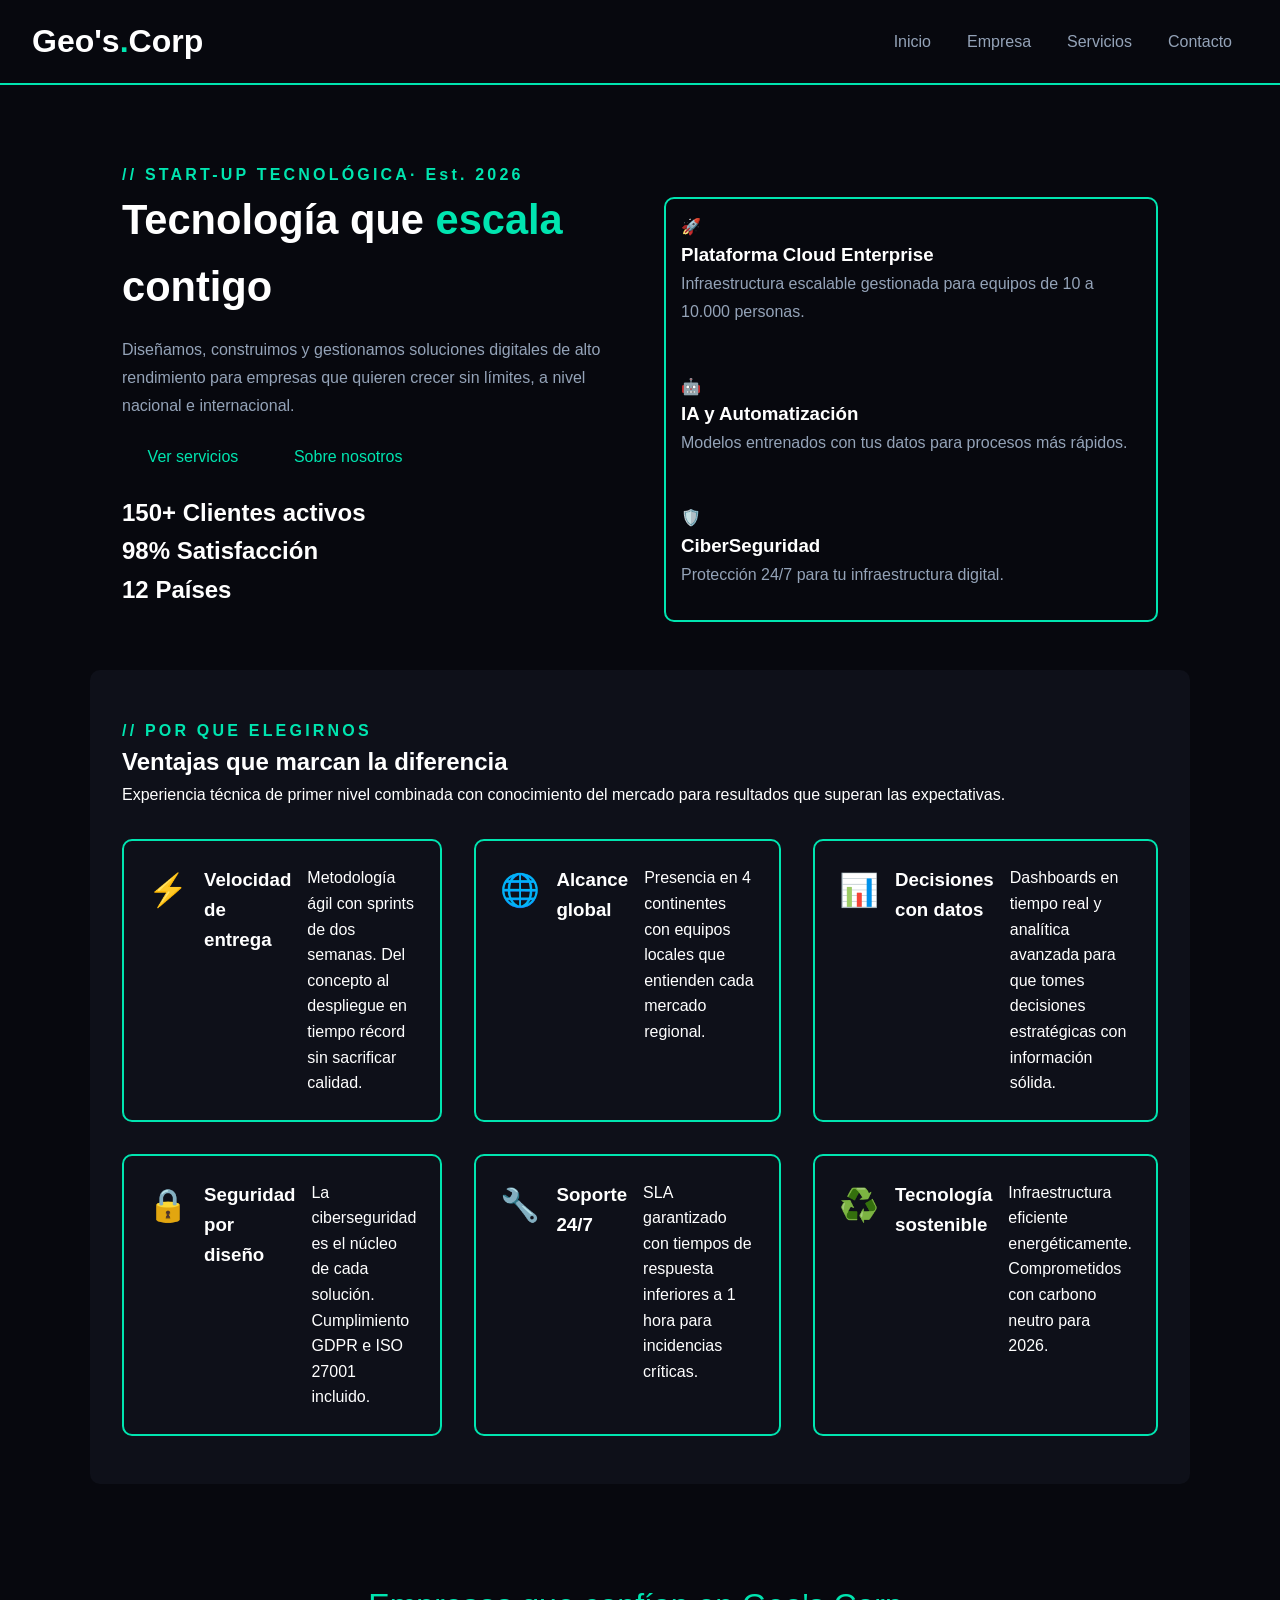
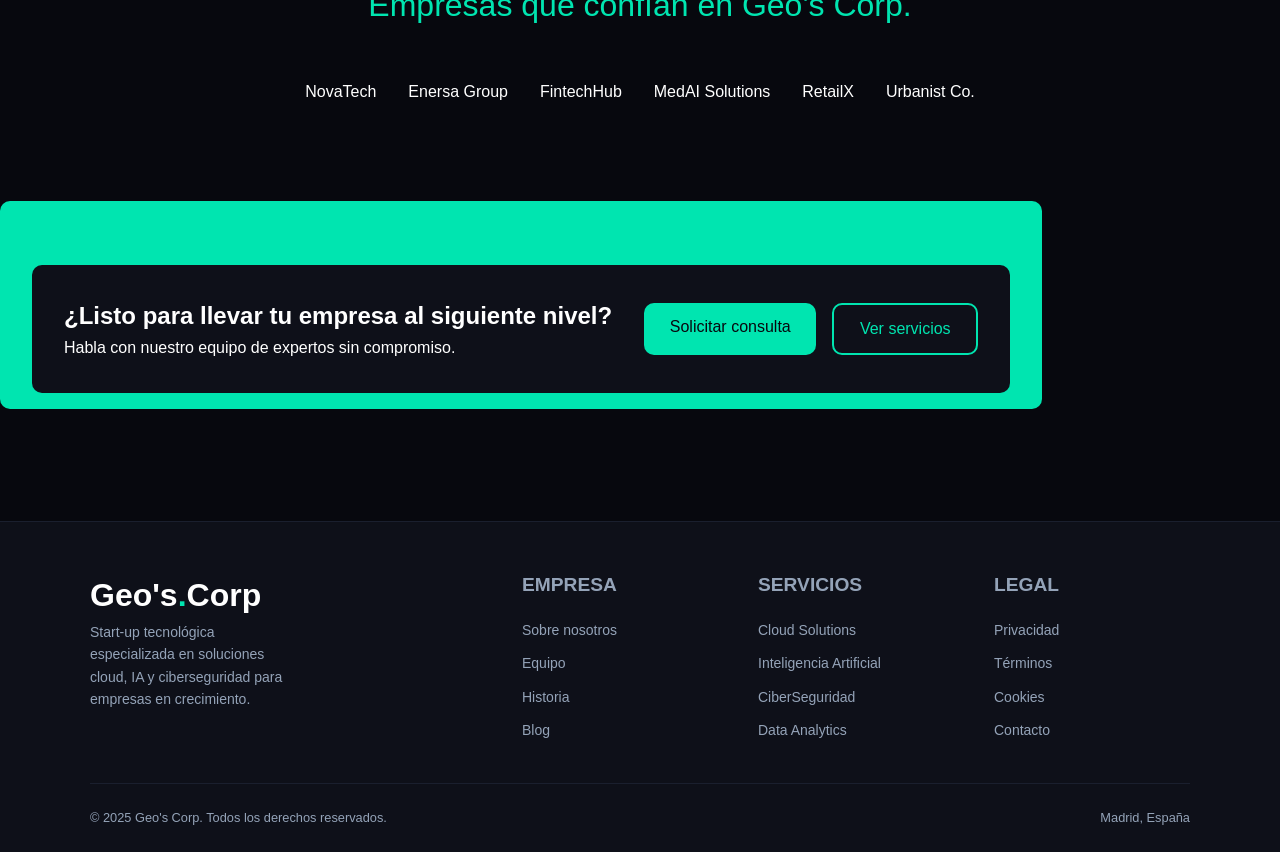
<file: index.html>
<!DOCTYPE html>
<html lang="es">
<head>
    <meta charset="UTF-8">
    <meta name="viewport" content="width=device-width, initial-scale=1.0">
    <title>Geo's Corp — Inicio</title>
    <link rel="stylesheet" href="styles.css">

<!-- Header.-->
    <header>
        <nav>
            <a href="index.html" class="logo">Geo's<span class="cyan">.</span>Corp</a>
            <ul>
                <li><a href="index.html" class="activo">Inicio</a></li>
                <li><a href="routes/empresa.html">Empresa</a></li>
                <li><a href="routes/servicios.html">Servicios</a></li>
                <li><a href="routes/contacto.html">Contacto</a></li>
            </ul>
        </nav>
    </header>

<!-- Main inicio.-->
    <main>
        <section class="inicio">
            <div>
                <span class="etiqueta">// START-UP TECNOLÓGICA· Est. 2026</span>
                <h1>Tecnología que <span class="cyan">escala</span> contigo</h1>
                <p>
                    Diseñamos, construimos y gestionamos soluciones digitales de alto rendimiento
                    para empresas que quieren crecer sin límites, a nivel nacional e internacional.
                </p>

                <div class="inicio-acciones">
                    <a href="routes/servicios.html" class="btn btn-cyan">Ver servicios</a>
                    <a href="routes/empresa.html" class="btn btn-borde">Sobre nosotros</a>
                </div>

                <div class="inicio-stats">
                    <div>
                        <span class="inicio-stats-p">150+  <span>Clientes activos</span></span>
                    </div>
                    <div>
                        <span class="inicio-stats-p">98%  <span>Satisfacción</span></span>
                    </div>
                    <div>
                        <span class="inicio-stats-p">12 <span>Países</span></span>
                    </div>
                </div>
            </div>

<!-- Columna derecha grid.-->
            <div class="inicio-tarjetas">
                <div class="inicio-tarjeta-grande">
                    <div class="inicio-tarjeta-icono">🚀</div>
                    <div>
                        <h3>Plataforma Cloud Enterprise</h3>
                        <p>Infraestructura escalable gestionada para equipos de 10 a 10.000 personas.</p>
                    </div>
                </div>
                <div class="inicio-tarjeta">
                    <div class="inicio-tarjeta-icono">🤖</div>
                    <h3>IA y Automatización</h3>
                    <p>Modelos entrenados con tus datos para procesos más rápidos.</p>
                </div>
                <div class="inicio-tarjeta">
                    <div class="inicio-tarjeta-icono">🛡️</div>
                    <h3>CiberSeguridad</h3>
                    <p>Protección 24/7 para tu infraestructura digital.</p>
                </div>
            </div>
        </section>

<!-- Ventajas -->
        <section class="ventajas-section">
            <span class="etiqueta">// POR QUE ELEGIRNOS</span>
            <h2>Ventajas que marcan la diferencia</h2>
            <p>Experiencia técnica de primer nivel combinada con conocimiento del mercado para resultados que superan las expectativas.</p>

            <div class="ventajas-grid">

                <div class="ventaja-carta">
                    <div class="ventaja-icono">⚡</div>
                    <h3>Velocidad de entrega</h3>
                    <p>Metodología ágil con sprints de dos semanas. Del concepto al despliegue en tiempo récord sin sacrificar calidad.</p>
                </div>

                <div class="ventaja-carta">
                    <div class="ventaja-icono">🌐</div>
                    <h3>Alcance global</h3>
                    <p>Presencia en 4 continentes con equipos locales que entienden cada mercado regional.</p>
                </div>

                <div class="ventaja-carta">
                    <div class="ventaja-icono">📊</div>
                    <h3>Decisiones con datos</h3>
                    <p>Dashboards en tiempo real y analítica avanzada para que tomes decisiones estratégicas con información sólida.</p>
                </div>

                <div class="ventaja-carta">
                    <div class="ventaja-icono">🔒</div>
                    <h3>Seguridad por diseño</h3>
                    <p>La ciberseguridad es el núcleo de cada solución. Cumplimiento GDPR e ISO 27001 incluido.</p>
                </div>

                <div class="ventaja-carta">
                    <div class="ventaja-icono">🔧</div>
                    <h3>Soporte 24/7</h3>
                    <p>SLA garantizado con tiempos de respuesta inferiores a 1 hora para incidencias críticas.</p>
                </div>

                <div class="ventaja-carta">
                    <div class="ventaja-icono">♻️</div>
                    <h3>Tecnología sostenible</h3>
                    <p>Infraestructura eficiente energéticamente. Comprometidos con carbono neutro para 2026.</p>
                </div>

            </div>
        </section>

<!-- Clientes.-->
        <section class="clientes-section">
            <p class="clientes-section-p">Empresas que confían en Geo's Corp.</p>
            <div class="clientes-flex">
                <span class="cliente">NovaTech</span>
                <span class="cliente">Enersa Group</span>
                <span class="cliente">FintechHub</span>
                <span class="cliente">MedAI Solutions</span>
                <span class="cliente">RetailX</span>
                <span class="cliente">Urbanist Co.</span>
            </div>
        </section>

<!-- Banner.-->
        <div class="fondo">
            <div class="fondo-banner">
                <div>
                    <h2>¿Listo para llevar tu empresa al siguiente nivel?</h2>
                    <p>Habla con nuestro equipo de expertos sin compromiso.</p>
                </div>
                <div class="banner-acciones">
                    <a href="routes/contacto.html" class="btn btn-consulta">Solicitar consulta</a>
                    <a href="routes/servicios.html" class="btn btn-servicios">Ver servicios</a>
                </div>
            </div>
        </div>

    </main>

<!-- Footer.-->
    <footer>
        <div class="footer-grid">
            <div class="footer-marca">
                <span class="logo">Geo's<span class="cyan">.</span>Corp</span>
                <p>Start-up tecnológica especializada en soluciones cloud, IA y ciberseguridad para empresas en crecimiento.</p>
            </div>
            <div class="footer-1">
                <h4>EMPRESA</h4>
                <ul>
                    <li><a href="routes/empresa.html">Sobre nosotros</a></li>
                    <li><a href="routes/empresa.html">Equipo</a></li>
                    <li><a href="routes/empresa.html">Historia</a></li>
                    <li><a href="">Blog</a></li>
                </ul>
            </div>
            <div class="footer-1">
                <h4>SERVICIOS</h4>
                <ul>
                    <li><a href="routes/servicios.html">Cloud Solutions</a></li>
                    <li><a href="routes/servicios.html">Inteligencia Artificial</a></li>
                    <li><a href="routes/servicios.html">CiberSeguridad</a></li>
                    <li><a href="routes/servicios.html">Data Analytics</a></li>
                </ul>
            </div>
            <div class="footer-1">
                <h4>LEGAL</h4>
                <ul>
                    <li><a href="">Privacidad</a></li>
                    <li><a href="">Términos</a></li>
                    <li><a href="">Cookies</a></li>
                    <li><a href="routes/contacto.html">Contacto</a></li>
                </ul>
            </div>
        </div>
        <div class="footer-copyright">
            <span>&copy; 2025 Geo's Corp. Todos los derechos reservados.</span>
            <span>Madrid, España</span>
        </div>
    </footer>

</body>
</html>
</file>
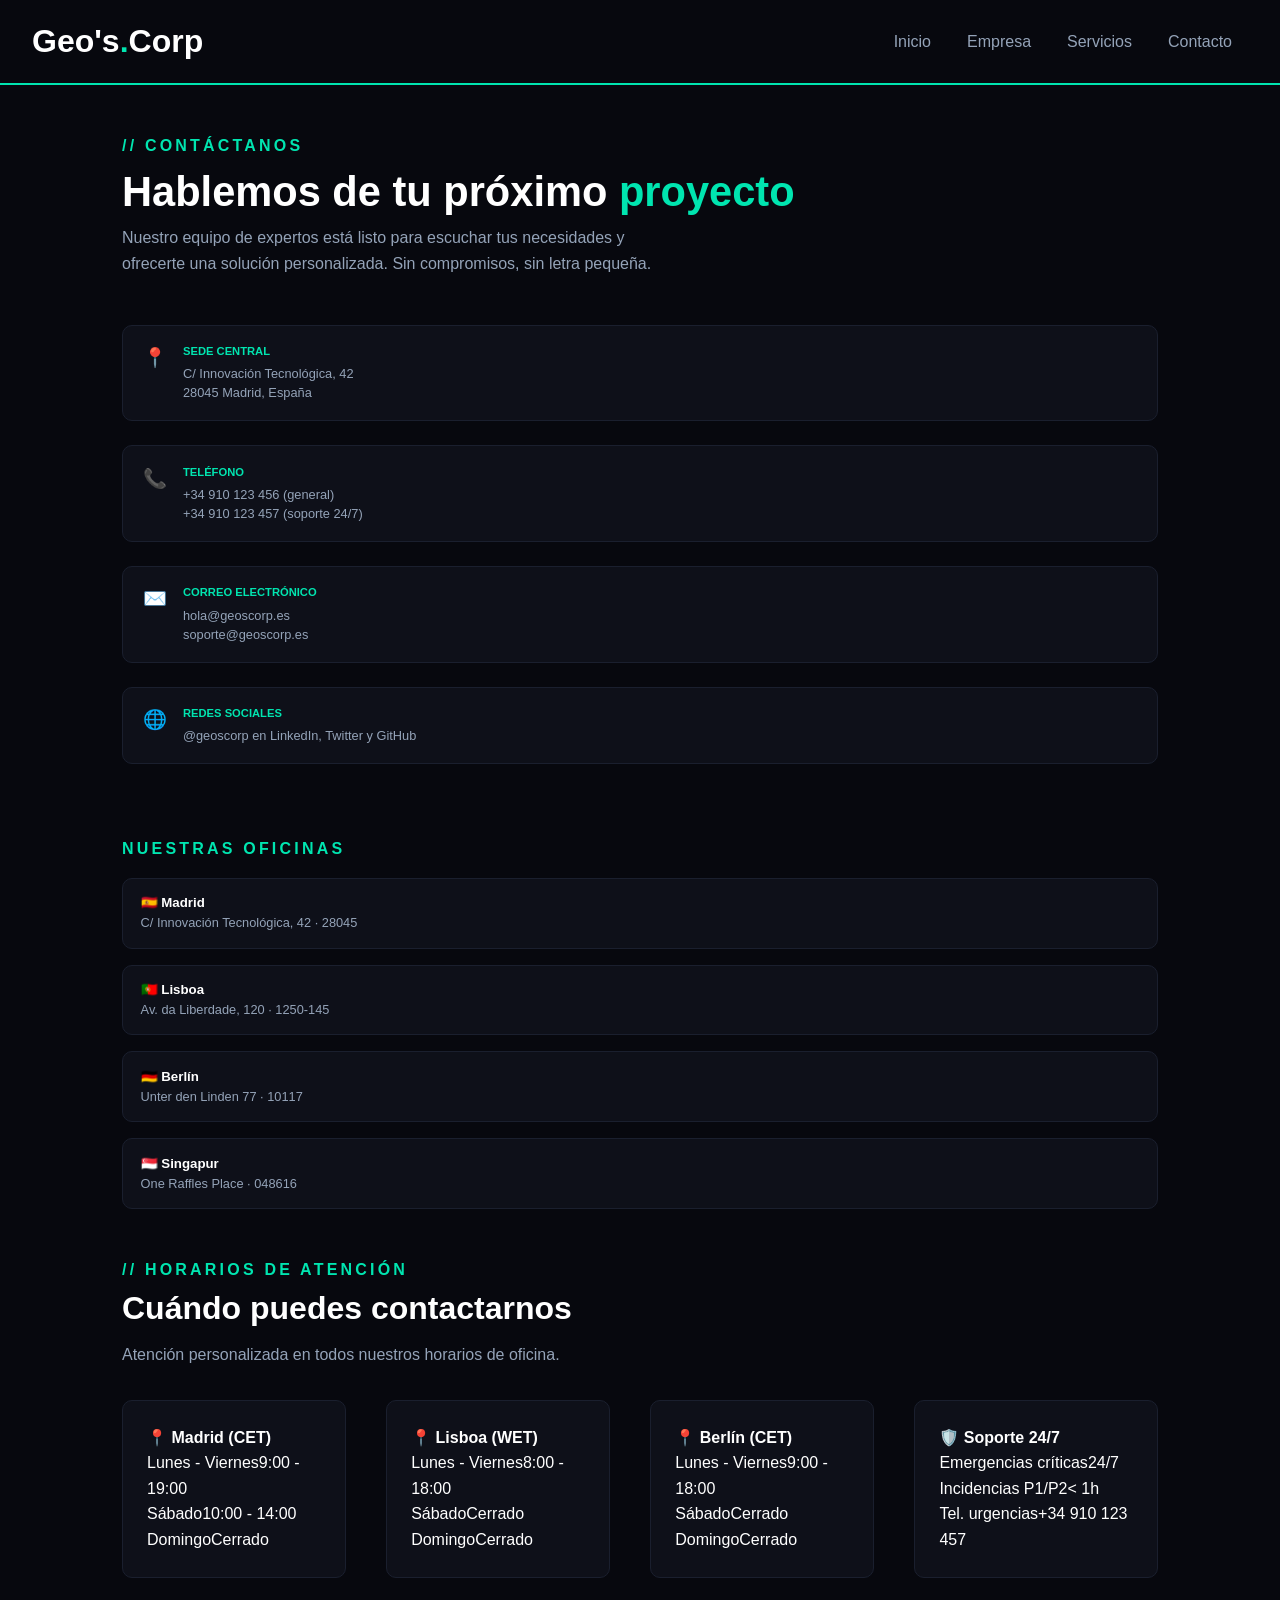
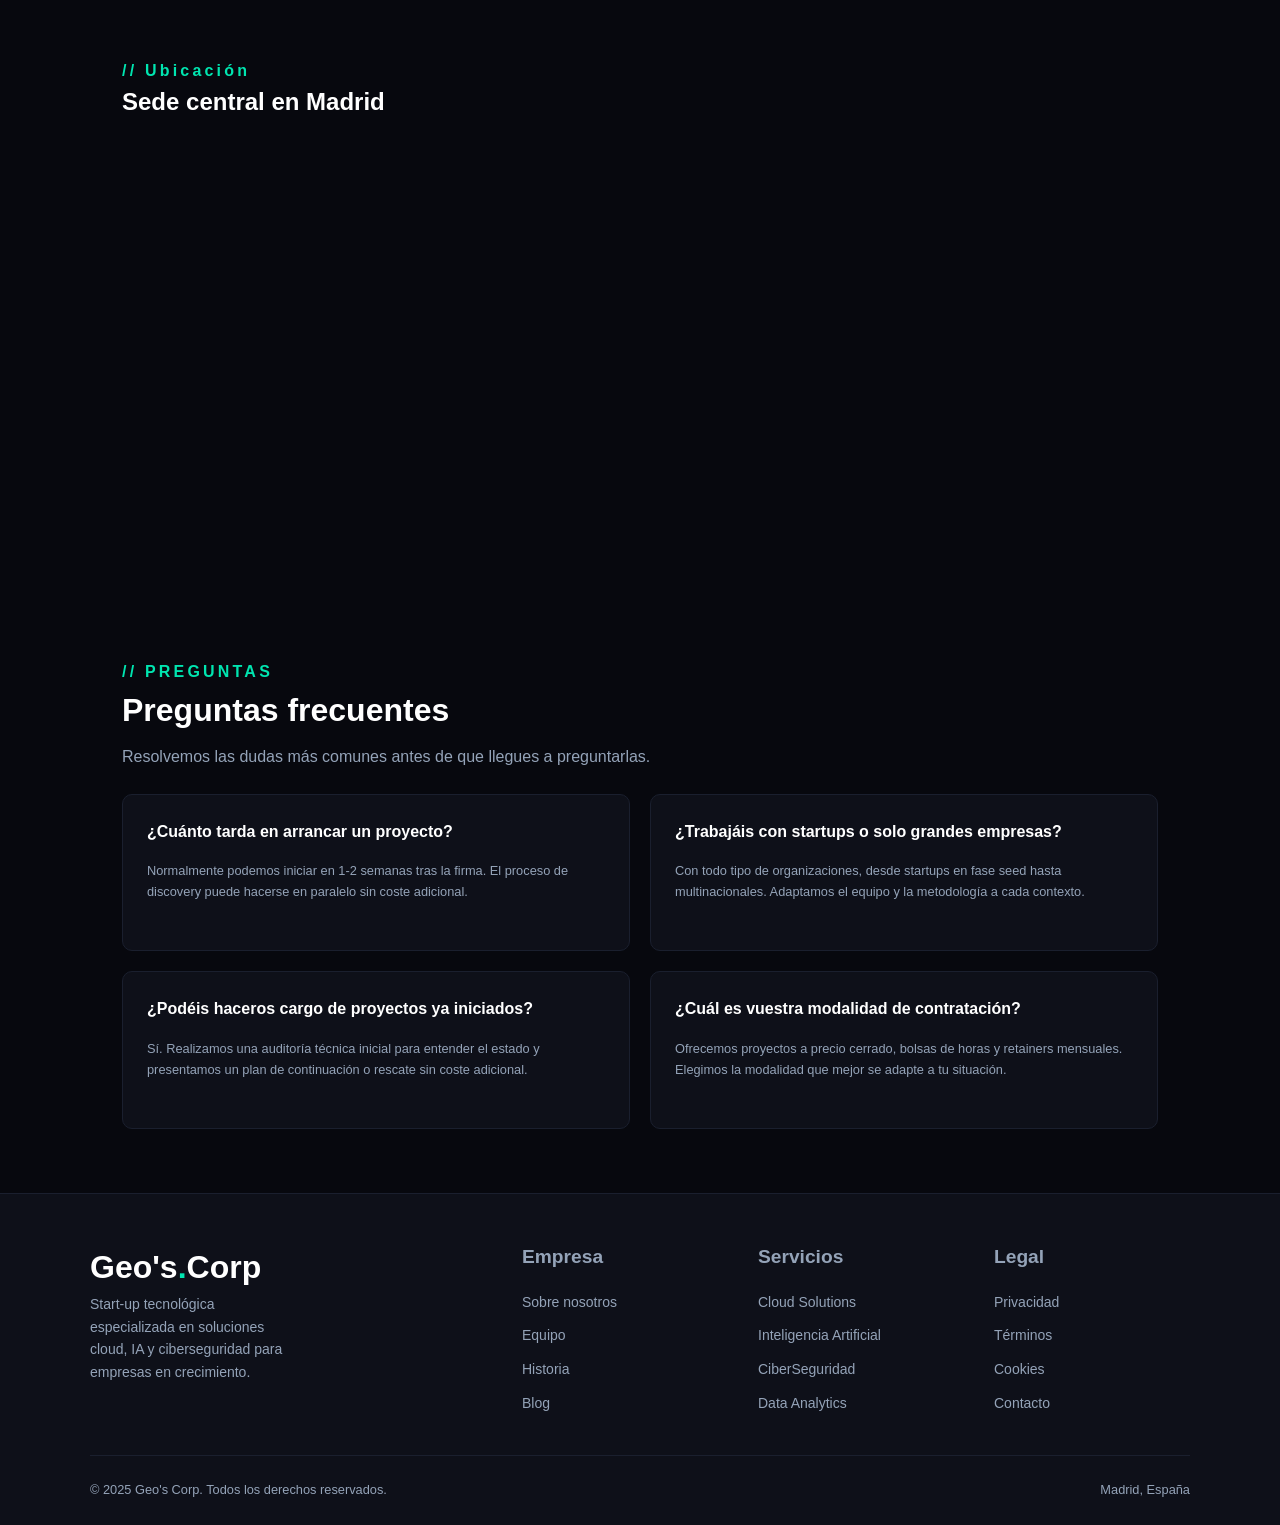
<file: routes/contacto.html>
<!DOCTYPE html>
<html lang="es">
<head>
    <meta charset="UTF-8">
    <meta name="viewport" content="width=device-width, initial-scale=1.0">
    <title>Contacto — Geo's Corp</title>
    <link rel="stylesheet" href="../styles.css">
    <link rel="stylesheet" href="../styles/contacto.css">
</head>
<body>

<!-- Header.-->
    <header>
        <nav>
            <a href="../index.html" class="logo">Geo's<span class="cyan">.</span>Corp</a>
            <ul>
                <li><a href="../index.html">Inicio</a></li>
                <li><a href="empresa.html">Empresa</a></li>
                <li><a href="servicios.html">Servicios</a></li>
                <li><a href="contacto.html" class="activo">Contacto</a></li>
            </ul>
        </nav>
    </header>

<!-- Contáctanos.-->
    <main class="main">
        <div class="contacto-header">
            <span class="etiqueta">// CONTÁCTANOS</span>
            <h1>Hablemos de tu próximo <span class="cyan">proyecto</span></h1>
            <p>Nuestro equipo de expertos está listo para escuchar tus necesidades y ofrecerte una solución personalizada. Sin compromisos, sin letra pequeña.</p>
        </div>  

<!-- Info.-->
        <div class="contacto-info">
                <div class="info-item">
                <div class="info-icono">📍</div>
                <div>
                    <h4>SEDE CENTRAL</h4>
                    <p>C/ Innovación Tecnológica, 42<br>28045 Madrid, España</p>
                </div>
            </div>
            <div class="info-item">
                <div class="info-icono">📞</div>
                <div>
                    <h4>TELÉFONO</h4>
                    <p>+34 910 123 456 (general)<br>+34 910 123 457 (soporte 24/7)</p>
                </div>
            </div>
            <div class="info-item">
                <div class="info-icono">✉️</div>
                <div>
                    <h4>CORREO ELECTRÓNICO</h4>
                    <p>hola@geoscorp.es<br>soporte@geoscorp.es</p>
                </div>
            </div>
            <div class="info-item">
                <div class="info-icono">🌐</div>
                <div>
                    <h4>REDES SOCIALES</h4>
                    <p>@geoscorp en LinkedIn, Twitter y GitHub</p>
                </div>
            </div>
        </div>

<!-- Nuestras oficiinas.-->
        <div class="sedes-section">
            <h3>NUESTRAS OFICINAS</h3>
            <div class="sedes-flex">
                <div class="sede">
                    <div class="sede-info">
                        <h5>🇪🇸 Madrid</h5>
                        <p>C/ Innovación Tecnológica, 42 · 28045</p>
                    </div>
                </div>
                <div class="sede">
                     <div class="sede-info">
                        <h5>🇵🇹 Lisboa</h5>
                        <p>Av. da Liberdade, 120 · 1250-145</p>
                    </div>
                </div>
                <div class="sede">
                    <div class="sede-info">
                        <h5>🇩🇪 Berlín</h5>
                        <p>Unter den Linden 77 · 10117</p>
                    </div>
                </div>
                <div class="sede">
                    <div class="sede-info">
                        <h5>🇸🇬 Singapur</h5>
                        <p>One Raffles Place · 048616</p>
                        </div>
                </div>

<!-- Horarios.-->
        <section class="horarios-section">
            <span class="etiqueta">// HORARIOS DE ATENCIÓN</span>
            <h2>Cuándo puedes contactarnos</h2>
            <p>Atención personalizada en todos nuestros horarios de oficina.</p>

            <div class="horarios-flex">
                <div class="horario-carta">
                    <h4>📍 Madrid (CET)</h4>
                    <div class="horario-fila"><span>Lunes - Viernes</span><span>9:00 - 19:00</span></div>
                    <div class="horario-fila"><span>Sábado</span><span>10:00 - 14:00</span></div>
                    <div class="horario-fila"><span>Domingo</span><span>Cerrado</span></div>
                </div>
                <div class="horario-carta">
                    <h4>📍 Lisboa (WET)</h4>
                    <div class="horario-fila"><span>Lunes - Viernes</span><span>8:00 - 18:00</span></div>
                    <div class="horario-fila"><span>Sábado</span><span>Cerrado</span></div>
                    <div class="horario-fila"><span>Domingo</span><span>Cerrado</span></div>
                </div>
                <div class="horario-carta">
                    <h4>📍 Berlín (CET)</h4>
                    <div class="horario-fila"><span>Lunes - Viernes</span><span>9:00 - 18:00</span></div>
                    <div class="horario-fila"><span>Sábado</span><span>Cerrado</span></div>
                    <div class="horario-fila"><span>Domingo</span><span>Cerrado</span></div>
                </div>
                <div class="horario-carta">
                    <h4>🛡️ Soporte 24/7</h4>
                    <div class="horario-fila"><span>Emergencias críticas</span><span>24/7</span></div>
                    <div class="horario-fila"><span>Incidencias P1/P2</span><span>&lt; 1h</span></div>
                    <div class="horario-fila"><span>Tel. urgencias</span><span>+34 910 123 457</span></div>
                </div>
            </div>
        </section>

<!-- Mapa.-->
 
        <section class="mapa-section">
            <span class="etiqueta">// Ubicación</span>
            <h2>Sede central en Madrid</h2>
            <iframe src="https://www.google.com/maps/embed?pb=!1m18!1m12!1m3!1d194347.47968035535!2d-3.8446881895360248!3d40.438098122452004!2m3!1f0!2f0!3f0!3m2!1i1024!2i768!4f13.1!3m3!1m2!1s0xd422997800a3c81%3A0xc436dec1618c2269!2sMadrid!5e0!3m2!1ses!2ses!4v1772019630424!5m2!1ses!2ses" width="600" height="450" style="border:0;" allowfullscreen="" loading="lazy" referrerpolicy="no-referrer-when-downgrade"></iframe>
        </section>

<!-- Preguntas.-->

        <section class="preguntas-section">
            <span class="etiqueta">// PREGUNTAS</span>
            <h2>Preguntas frecuentes</h2>
            <p>Resolvemos las dudas más comunes antes de que llegues a preguntarlas.</p>

            <div class="preguntas-grid">
                <div class="preguntas-carta">
                    <h4>¿Cuánto tarda en arrancar un proyecto?</h4>
                    <p>Normalmente podemos iniciar en 1-2 semanas tras la firma. El proceso de discovery puede hacerse en paralelo sin coste adicional.</p>
                </div>
                <div class="preguntas-carta">
                    <h4>¿Trabajáis con startups o solo grandes empresas?</h4>
                    <p>Con todo tipo de organizaciones, desde startups en fase seed hasta multinacionales. Adaptamos el equipo y la metodología a cada contexto.</p>
                </div>
                <div class="preguntas-carta">
                    <h4>¿Podéis haceros cargo de proyectos ya iniciados?</h4>
                    <p>Sí. Realizamos una auditoría técnica inicial para entender el estado y presentamos un plan de continuación o rescate sin coste adicional.</p>
                </div>
                <div class="preguntas-carta">
                    <h4>¿Cuál es vuestra modalidad de contratación?</h4>
                    <p>Ofrecemos proyectos a precio cerrado, bolsas de horas y retainers mensuales. Elegimos la modalidad que mejor se adapte a tu situación.</p>
                </div>
            </div>
        </section>

    </main>

<!-- Footer.-->
    <footer>
        <div class="footer-grid">
            <div class="footer-marca">
                <span class="logo">Geo's<span class="cyan">.</span>Corp</span>
                <p>Start-up tecnológica especializada en soluciones cloud, IA y ciberseguridad para empresas en crecimiento.</p>
            </div>
            <div class="footer-1">
                <h4>Empresa</h4>
                <ul>
                    <li><a href="empresa.html">Sobre nosotros</a></li>
                    <li><a href="empresa.html">Equipo</a></li>
                    <li><a href="empresa.html">Historia</a></li>
                    <li><a href="#">Blog</a></li>
                </ul>
            </div>
            <div class="footer-1">
                <h4>Servicios</h4>
                <ul>
                    <li><a href="servicios.html">Cloud Solutions</a></li>
                    <li><a href="servicios.html">Inteligencia Artificial</a></li>
                    <li><a href="servicios.html">CiberSeguridad</a></li>
                    <li><a href="servicios.html">Data Analytics</a></li>
                </ul>
            </div>
            <div class="footer-1">
                <h4>Legal</h4>
                <ul>
                    <li><a href="">Privacidad</a></li>
                    <li><a href="">Términos</a></li>
                    <li><a href="">Cookies</a></li>
                    <li><a href="contacto.html">Contacto</a></li>
                </ul>
            </div>
        </div>
        <div class="footer-copyright">
            <span>&copy; 2025 Geo's Corp. Todos los derechos reservados.</span>
            <span>Madrid, España</span>
        </div>
    </footer>

</body>
</html>
</file>
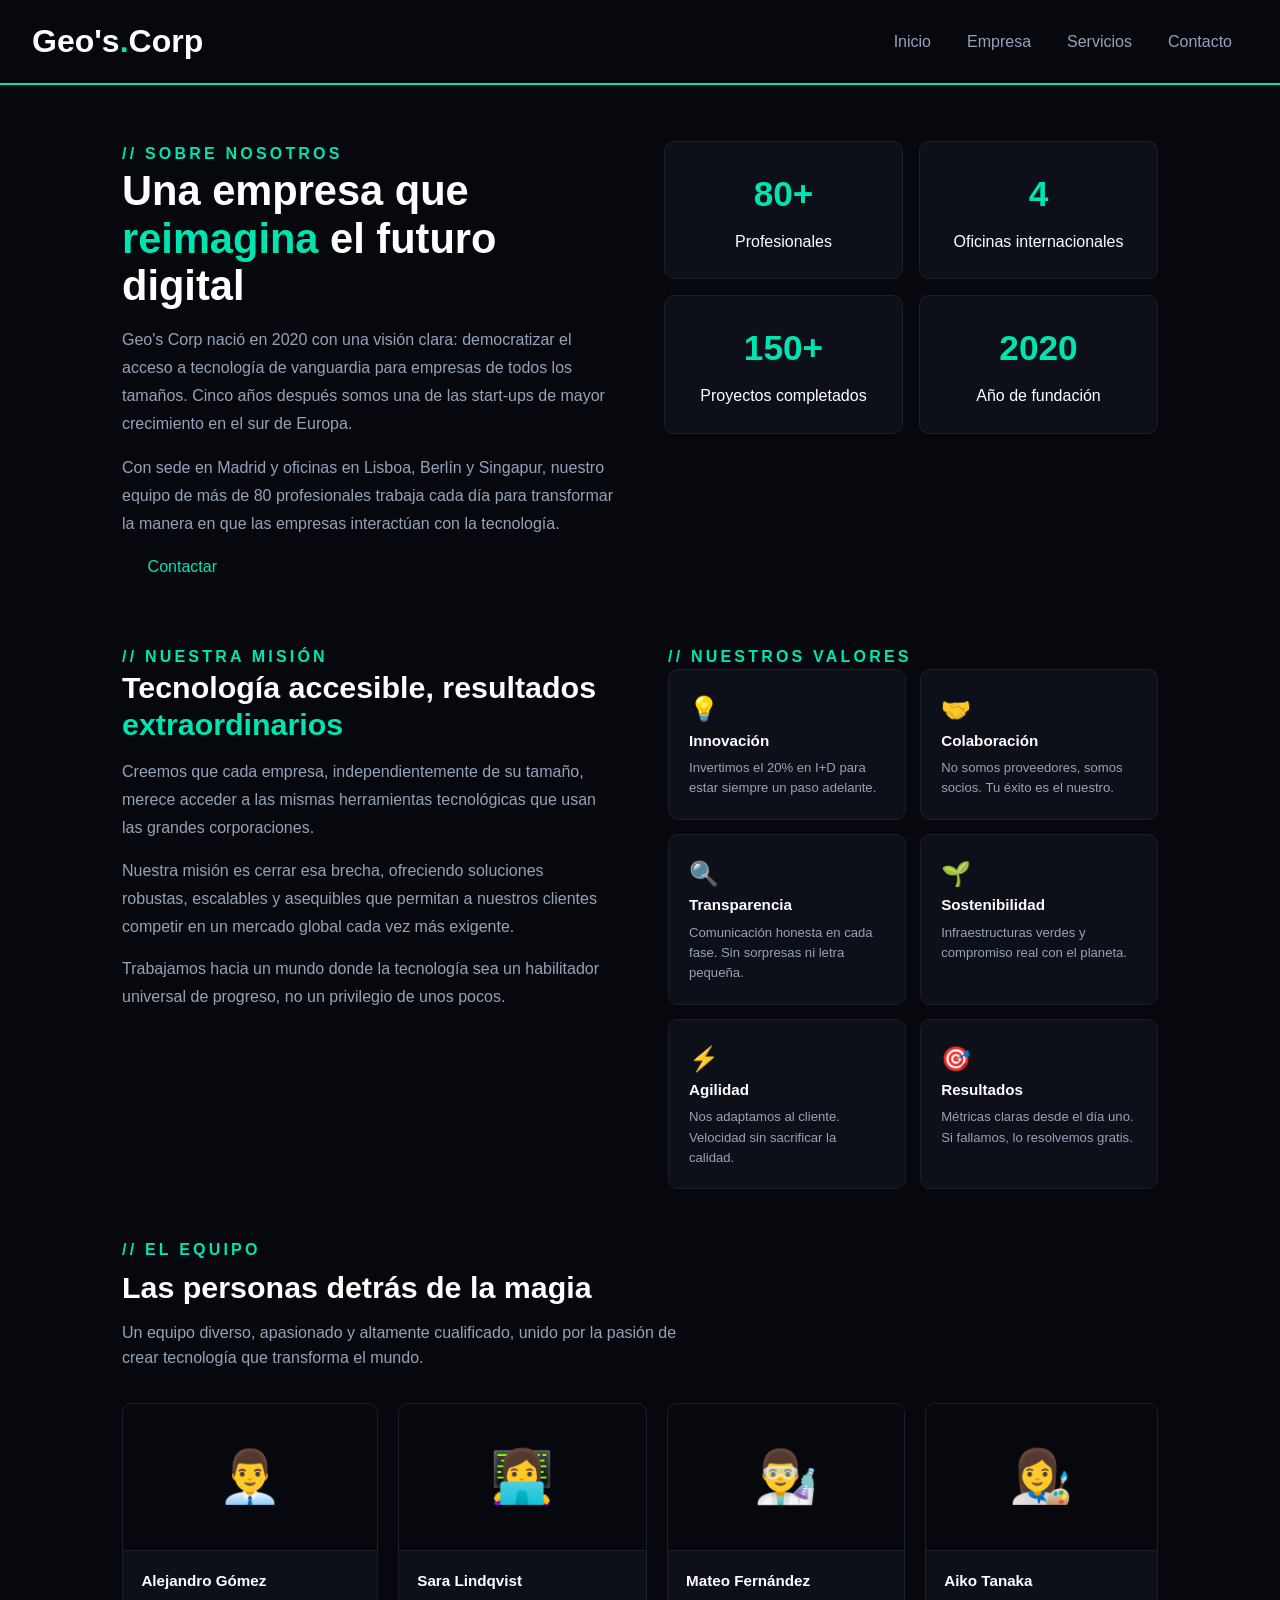
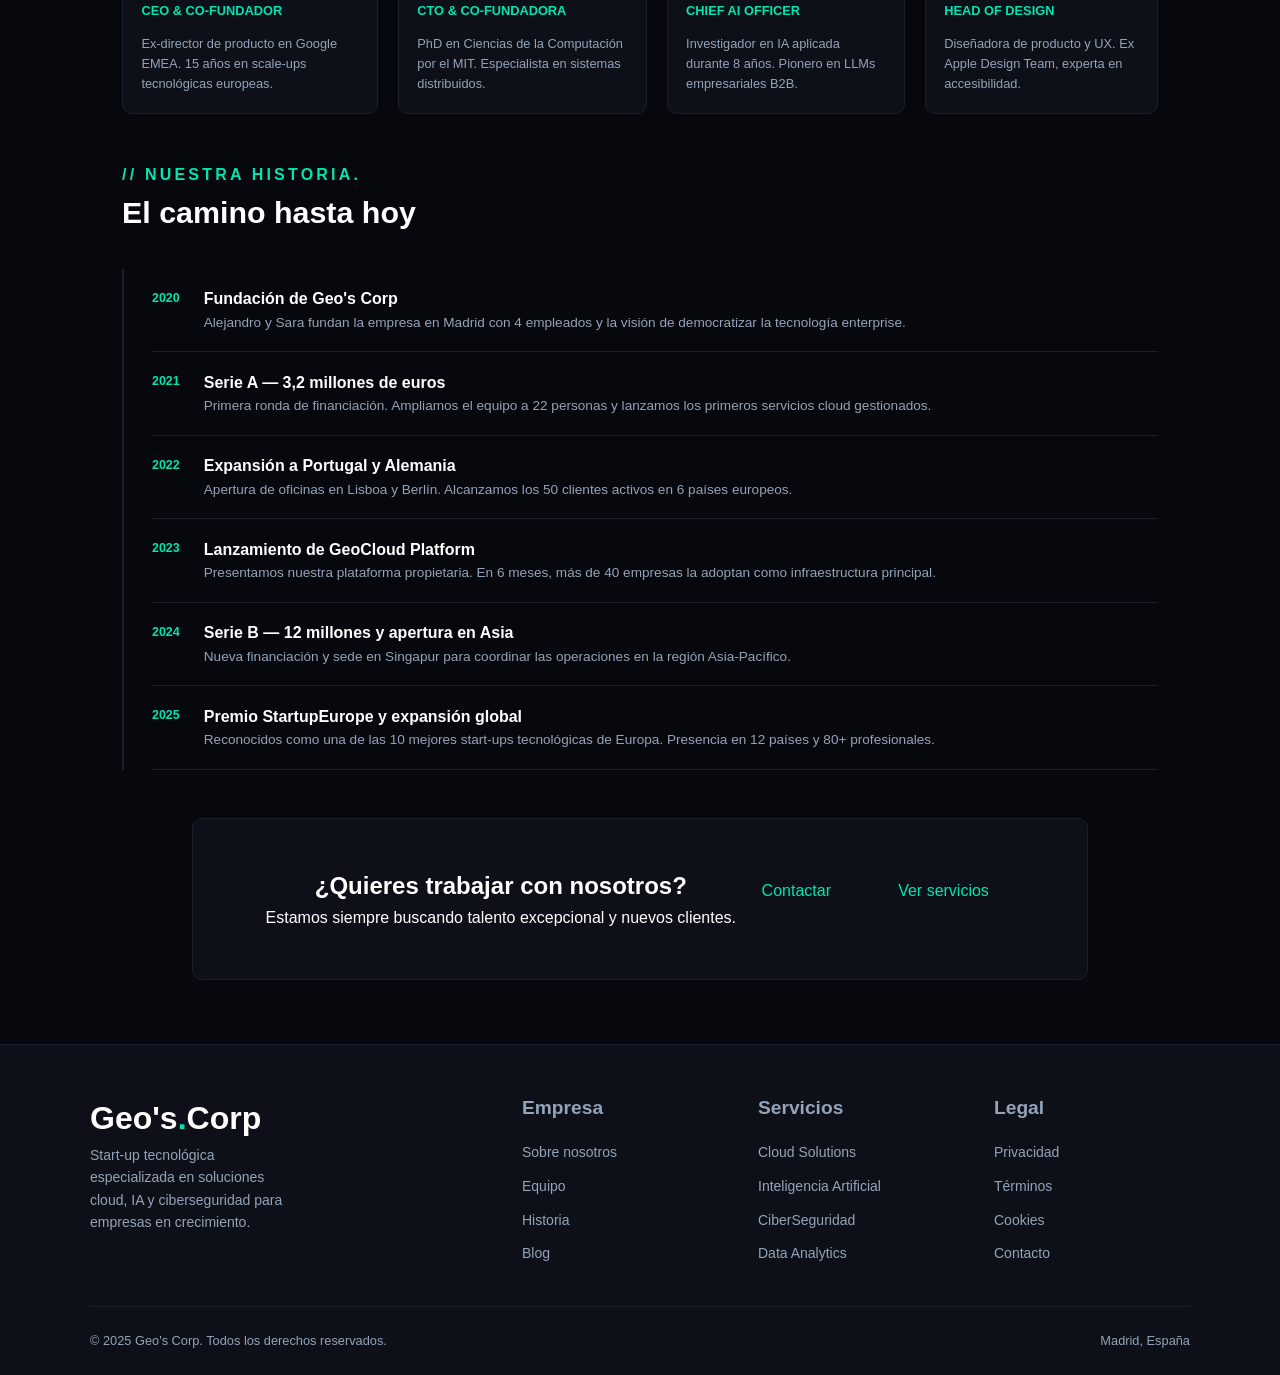
<file: routes/empresa.html>
<!DOCTYPE html>
<html lang="es">
<head>
    <meta charset="UTF-8">
    <meta name="viewport" content="width=device-width, initial-scale=1.0">
    <title>Empresa — Geo's Corp</title>
    <link rel="stylesheet" href="../styles.css">
    <link rel="stylesheet" href="../styles/empresa.css">
</head>
<body>

<!-- Header.-->
    <header>
        <nav>
            <a href="../index.html" class="logo">Geo's<span class="cyan">.</span>Corp</a>
            <ul>
                <li><a href="../index.html">Inicio</a></li>
                <li><a href="empresa.html" class="activo">Empresa</a></li>
                <li><a href="servicios.html">Servicios</a></li>
                <li><a href="contacto.html">Contacto</a></li>
            </ul>
        </nav>
    </header>
    
<!-- Main-empresa.-->
    <main>
        <section class="empresa-inicio">

            <div>
                <span class="etiqueta">// SOBRE NOSOTROS</span>
                <h1>Una empresa que <span class="cyan">reimagina</span> el futuro digital</h1>
                <p>
                    Geo's Corp nació en 2020 con una visión clara: democratizar el acceso a
                    tecnología de vanguardia para empresas de todos los tamaños. Cinco años
                    después somos una de las start-ups de mayor crecimiento en el sur de Europa.
                </p>
                <p>
                    Con sede en Madrid y oficinas en Lisboa, Berlín y Singapur, nuestro equipo
                    de más de 80 profesionales trabaja cada día para transformar la manera en que
                    las empresas interactúan con la tecnología.
                </p>
                <a href="contacto.html" class="btn btn-cyan">Contactar</a>
            </div>

<!-- Main-grid-stags.-->
            <div class="stats-grid">
                <div class="stat-carta">
                    <span class="stat-num">80+</span>
                    <span class="stat-lbl">Profesionales</span>
                </div>
                <div class="stat-carta">
                    <span class="stat-num">4</span>
                    <span class="stat-lbl">Oficinas internacionales</span>
                </div>
                <div class="stat-carta">
                    <span class="stat-num">150+</span>
                    <span class="stat-lbl">Proyectos completados</span>
                </div>
                <div class="stat-carta">
                    <span class="stat-num">2020</span>
                    <span class="stat-lbl">Año de fundación</span>
                </div>
            </div>
        </section>

<!-- Mision y valores.-->
        <section class="mision-section">
            <div>
                <span class="etiqueta">// NUESTRA MISIÓN</span>
                <h2>Tecnología accesible, resultados <span>extraordinarios</span></h2>
                <p>
                    Creemos que cada empresa, independientemente de su tamaño, merece acceder
                    a las mismas herramientas tecnológicas que usan las grandes corporaciones.
                </p>
                <p>
                    Nuestra misión es cerrar esa brecha, ofreciendo soluciones robustas,
                    escalables y asequibles que permitan a nuestros clientes competir
                    en un mercado global cada vez más exigente.
                </p>
                <p>
                    Trabajamos hacia un mundo donde la tecnología sea un habilitador universal
                    de progreso, no un privilegio de unos pocos.
                </p>
            </div>

<!-- Valores-grid.-->
            <div class="valores">
                <h3 class="etiqueta">// NUESTROS VALORES</h3>
                <div class="valores-grid">

                    <div class="valor-carta">
                        <span class="valor-icono">💡</span>
                        <h4>Innovación</h4>
                        <p>Invertimos el 20% en I+D para estar siempre un paso adelante.</p>
                    </div>

                    <div class="valor-carta">
                        <span class="valor-icono">🤝</span>
                        <h4>Colaboración</h4>
                        <p>No somos proveedores, somos socios. Tu éxito es el nuestro.</p>
                    </div>

                    <div class="valor-carta">
                        <span class="valor-icono">🔍</span>
                        <h4>Transparencia</h4>
                        <p>Comunicación honesta en cada fase. Sin sorpresas ni letra pequeña.</p>
                    </div>

                    <div class="valor-carta">
                        <span class="valor-icono">🌱</span>
                        <h4>Sostenibilidad</h4>
                        <p>Infraestructuras verdes y compromiso real con el planeta.</p>
                    </div>

                    <div class="valor-carta">
                        <span class="valor-icono">⚡</span>
                        <h4>Agilidad</h4>
                        <p>Nos adaptamos al cliente. Velocidad sin sacrificar la calidad.</p>
                    </div>

                    <div class="valor-carta">
                        <span class="valor-icono">🎯</span>
                        <h4>Resultados</h4>
                        <p>Métricas claras desde el día uno. Si fallamos, lo resolvemos gratis.</p>
                    </div>

                </div>
            </div>

        </section>

<!-- Equipo-flex.-->
        <section class="equipo-section">
            <div class="seccion-cabecera">
                <span class="etiqueta">// EL EQUIPO</span>
                <h2>Las personas detrás de la magia</h2>
                <p>Un equipo diverso, apasionado y altamente cualificado, unido por la pasión de crear tecnología que transforma el mundo.</p>
            </div>

            <div class="equipo-flex">
                <section class="miembro-carta">
                    <div class="miembro-avatar">👨‍💼</div>
                    <div class="miembro-info">
                        <h3>Alejandro Gómez</h3>
                        <span class="miembro-cargo">CEO & CO-FUNDADOR</span>
                        <p>Ex-director de producto en Google EMEA. 15 años en scale-ups tecnológicas europeas.</p>
                    </div>
                </section>

                <div class="miembro-carta">
                    <div class="miembro-avatar">👩‍💻</div>
                    <div class="miembro-info">
                        <h3>Sara Lindqvist</h3>
                        <span class="miembro-cargo">CTO & CO-FUNDADORA</span>
                        <p>PhD en Ciencias de la Computación por el MIT. Especialista en sistemas distribuidos.</p>
                    </div>
                </div>

                <div class="miembro-carta">
                    <div class="miembro-avatar">👨‍🔬</div>
                    <div class="miembro-info">
                        <h3>Mateo Fernández</h3>
                        <span class="miembro-cargo">CHIEF AI OFFICER</span>
                        <p>Investigador en IA aplicada durante 8 años. Pionero en LLMs empresariales B2B.</p>
                    </div>
                </div>

                <div class="miembro-carta">
                    <div class="miembro-avatar">👩‍🎨</div>
                    <div class="miembro-info">
                        <h3>Aiko Tanaka</h3>
                        <span class="miembro-cargo">HEAD OF DESIGN</span>
                        <p>Diseñadora de producto y UX. Ex Apple Design Team, experta en accesibilidad.</p>
                    </div>
                </div>

            </div>
        </section>

<!-- Historia y timeline.-->
        <section class="historia-section">
            <span class="etiqueta">// NUESTRA HISTORIA.</span>
            <h2>El camino hasta hoy</h2>

            <div class="timeline">

                <div class="timeline-item">
                    <span class="timeline-año">2020</span>
                    <div>
                        <h4>Fundación de Geo's Corp</h4>
                        <p>Alejandro y Sara fundan la empresa en Madrid con 4 empleados y la visión de democratizar la tecnología enterprise.</p>
                    </div>
                </div>

                <div class="timeline-item">
                    <span class="timeline-año">2021</span>
                    <div>
                        <h4>Serie A — 3,2 millones de euros</h4>
                        <p>Primera ronda de financiación. Ampliamos el equipo a 22 personas y lanzamos los primeros servicios cloud gestionados.</p>
                    </div>
                </div>

                <div class="timeline-item">
                    <span class="timeline-año">2022</span>
                    <div>
                        <h4>Expansión a Portugal y Alemania</h4>
                        <p>Apertura de oficinas en Lisboa y Berlín. Alcanzamos los 50 clientes activos en 6 países europeos.</p>
                    </div>
                </div>

                <div class="timeline-item">
                    <span class="timeline-año">2023</span>
                    <div>
                        <h4>Lanzamiento de GeoCloud Platform</h4>
                        <p>Presentamos nuestra plataforma propietaria. En 6 meses, más de 40 empresas la adoptan como infraestructura principal.</p>
                    </div>
                </div>

                <div class="timeline-item">
                    <span class="timeline-año">2024</span>
                    <div>
                        <h4>Serie B — 12 millones y apertura en Asia</h4>
                        <p>Nueva financiación y sede en Singapur para coordinar las operaciones en la región Asia-Pacífico.</p>
                    </div>
                </div>

                <div class="timeline-item">
                    <span class="timeline-año">2025</span>
                    <div>
                        <h4>Premio StartupEurope y expansión global</h4>
                        <p>Reconocidos como una de las 10 mejores start-ups tecnológicas de Europa. Presencia en 12 países y 80+ profesionales.</p>
                    </div>
                </div>

            </div>
        </section>

<!-- Banner-abajo.-->
        <div class="empresa-banner">
            <div class="banner">
                <div>
                    <h2>¿Quieres trabajar con nosotros?</h2>
                    <p>Estamos siempre buscando talento excepcional y nuevos clientes.</p>
                </div>
                <div class="banner-acciones">
                    <a href="contacto.html" class="btn btn-cyan">Contactar</a>
                    <a href="servicios.html" class="btn btn-borde">Ver servicios</a>
                </div>
            </div>
        </div>

    </main>

<!-- Footer.-->
    <footer>
        <div class="footer-grid">
            <div class="footer-marca">
                <span class="logo">Geo's<span class="cyan">.</span>Corp</span>
                <p>Start-up tecnológica especializada en soluciones cloud, IA y ciberseguridad para empresas en crecimiento.</p>
            </div>
            <div class="footer-1">
                <h4>Empresa</h4>
                <ul>
                    <li><a href="empresa.html">Sobre nosotros</a></li>
                    <li><a href="empresa.html">Equipo</a></li>
                    <li><a href="empresa.html">Historia</a></li>
                    <li><a href="">Blog</a></li>
                </ul>
            </div>
            <div class="footer-1">
                <h4>Servicios</h4>
                <ul>
                    <li><a href="servicios.html">Cloud Solutions</a></li>
                    <li><a href="servicios.html">Inteligencia Artificial</a></li>
                    <li><a href="servicios.html">CiberSeguridad</a></li>
                    <li><a href="servicios.html">Data Analytics</a></li>
                </ul>
            </div>
            <div class="footer-1">
                <h4>Legal</h4>
                <ul>
                    <li><a href="">Privacidad</a></li>
                    <li><a href="">Términos</a></li>
                    <li><a href="">Cookies</a></li>
                    <li><a href="contacto.html">Contacto</a></li>
                </ul>
            </div>
        </div>
        <div class="footer-copyright">
            <span>&copy; 2025 Geo's Corp. Todos los derechos reservados.</span>
            <span>Madrid, España</span>
        </div>
    </footer>

</body>
</html>
</file>
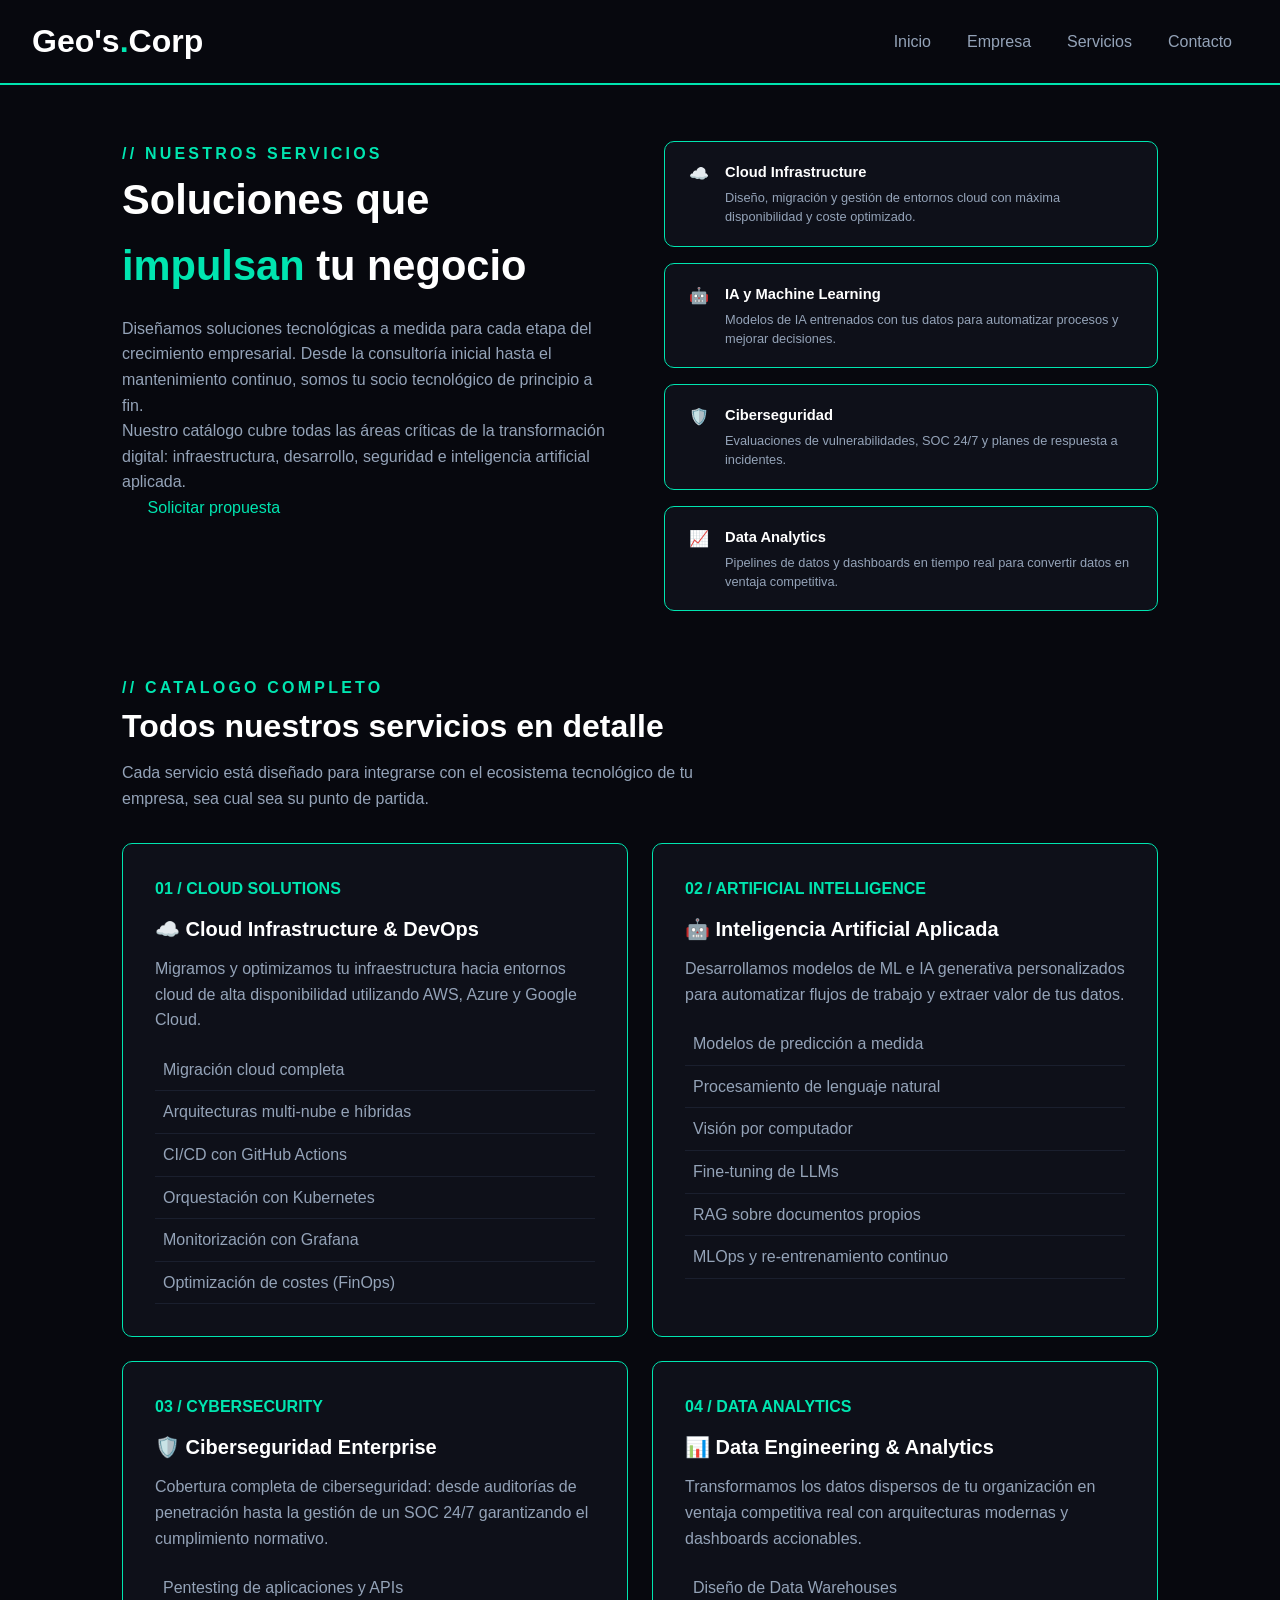
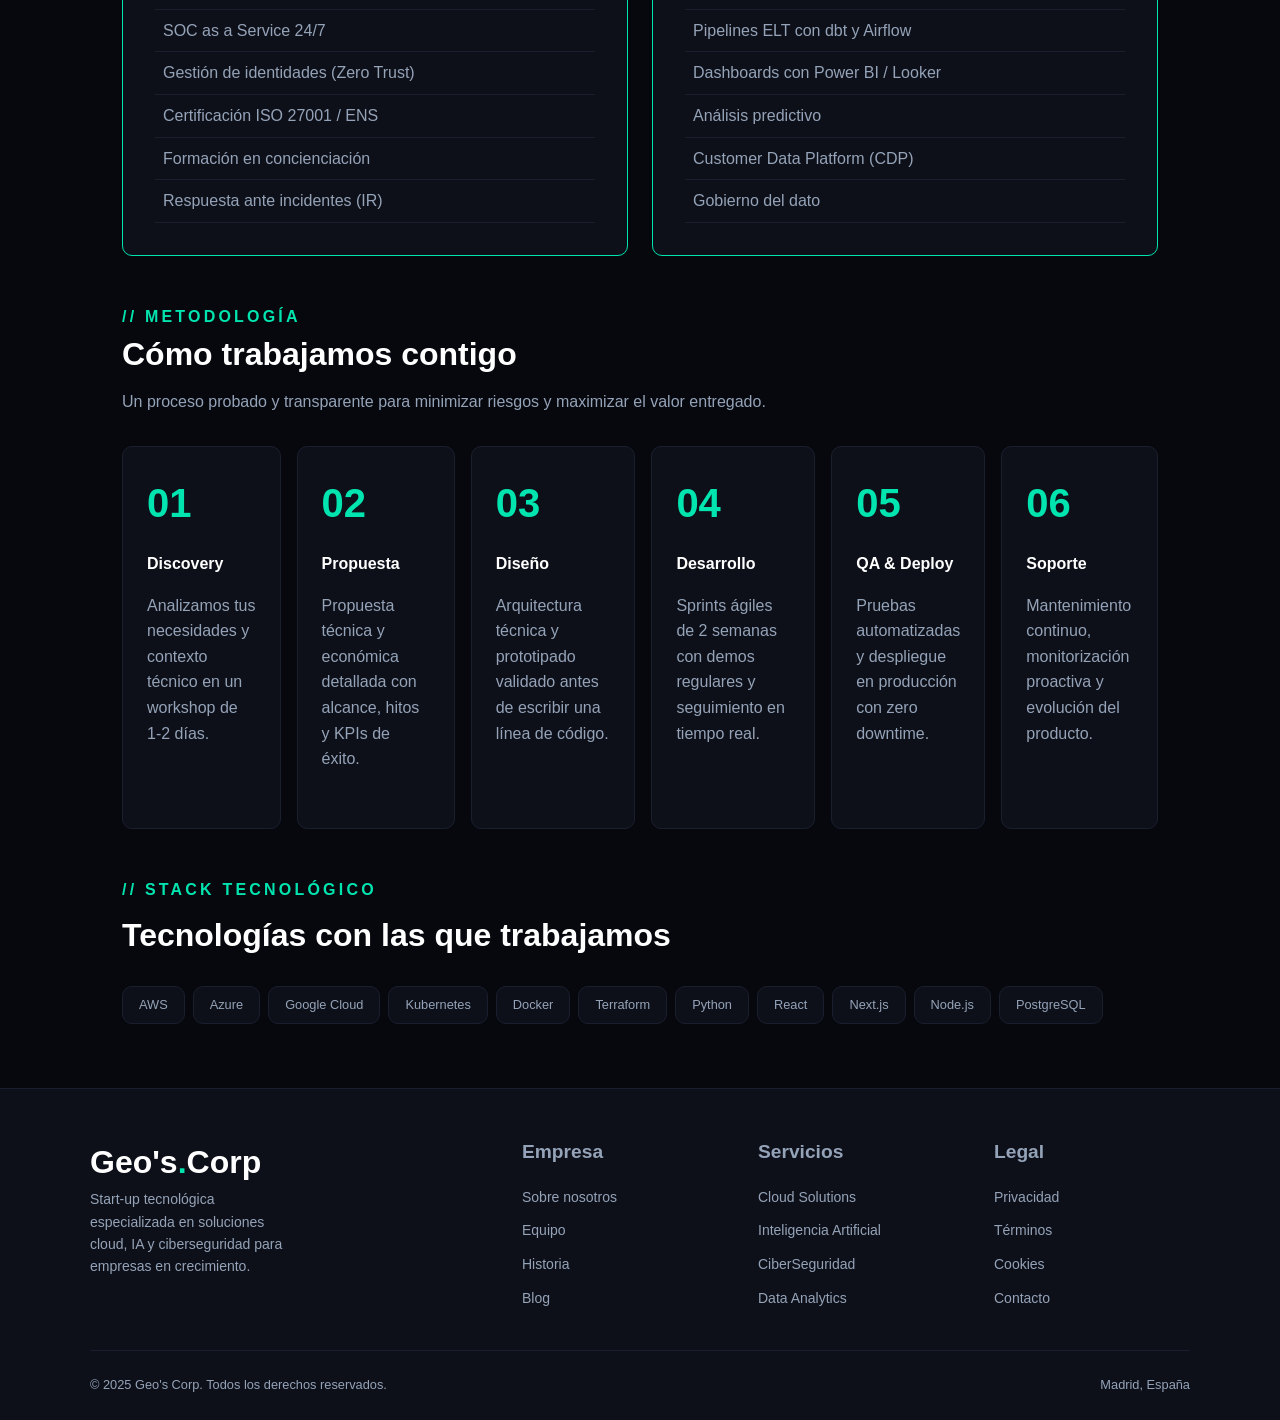
<file: routes/servicios.html>
<!DOCTYPE html>
<html lang="es">
<head>
    <meta charset="UTF-8">
    <meta name="viewport" content="width=device-width, initial-scale=1.0">
    <title>Servicios — Geo's Corp</title>
    <link rel="stylesheet" href="../styles.css">
    <link rel="stylesheet" href="../styles/servicios.css">
</head>
<body>

<!-- Header. -->
    <header>
        <nav>
            <a href="../index.html" class="logo">Geo's<span class="cyan">.</span>Corp</a>
            <ul>
                <li><a href="../index.html">Inicio</a></li>
                <li><a href="empresa.html">Empresa</a></li>
                <li><a href="servicios.html">Servicios</a></li>
                <li><a href="contacto.html">Contacto</a></li>
            </ul>
        </nav>
    </header>

<!-- Main.-->
    <main>
        <section class="servicios-intro">
            <div>
                <span class="etiqueta">// NUESTROS SERVICIOS</span>
                <h1>Soluciones que <span class="cyan">impulsan</span> tu negocio</h1>
                <p>
                    Diseñamos soluciones tecnológicas a medida para cada etapa del crecimiento
                    empresarial. Desde la consultoría inicial hasta el mantenimiento continuo,
                    somos tu socio tecnológico de principio a fin.
                </p>
                <p>
                    Nuestro catálogo cubre todas las áreas críticas de la transformación digital:
                    infraestructura, desarrollo, seguridad e inteligencia artificial aplicada.
                </p>
                <a href="contacto.html" class="btn btn-cyan">Solicitar propuesta</a>
            </div>

<!-- Mini-tarjetaas.-->
            <div class="mini-lista">
                <div class="mini-carta">
                    <div>☁️</div>
                    <div>
                        <h4>Cloud Infrastructure</h4>
                        <p>Diseño, migración y gestión de entornos cloud con máxima disponibilidad y coste optimizado.</p>
                    </div>
                </div>
                <div class="mini-carta">
                    <div>🤖</div>
                    <div>
                        <h4>IA y Machine Learning</h4>
                        <p>Modelos de IA entrenados con tus datos para automatizar procesos y mejorar decisiones.</p>
                    </div>
                </div>
                <div class="mini-carta">
                    <div>🛡️</div>
                    <div>
                        <h4>Ciberseguridad</h4>
                        <p>Evaluaciones de vulnerabilidades, SOC 24/7 y planes de respuesta a incidentes.</p>
                    </div>
                </div>
                <div class="mini-carta">
                    <div>📈</div>
                    <div>
                        <h4>Data Analytics</h4>
                        <p>Pipelines de datos y dashboards en tiempo real para convertir datos en ventaja competitiva.</p>
                    </div>
                </div>
            </div>

        </section>

<!-- Catálogo-grid.-->
<section class="catalogo-section">
    <div class="catalogo">
        <span class="etiqueta">// CATALOGO COMPLETO</span>
        <h2>Todos nuestros servicios en detalle</h2>
        <p>Cada servicio está diseñado para integrarse con el ecosistema tecnológico de tu empresa, sea cual sea su punto de partida.</p>
    </div>

    <div class="catalogo-grid">

        <div class="servicio-carta">
            <span class="servicio-num">01 / CLOUD SOLUTIONS</span>
            <h3>☁️ Cloud Infrastructure & DevOps</h3>
            <p>Migramos y optimizamos tu infraestructura hacia entornos cloud de alta disponibilidad utilizando AWS, Azure y Google Cloud.</p>
            <ul class="servicio-lista">
                <li>Migración cloud completa</li>
                <li>Arquitecturas multi-nube e híbridas</li>
                <li>CI/CD con GitHub Actions</li>
                <li>Orquestación con Kubernetes</li>
                <li>Monitorización con Grafana</li>
                <li>Optimización de costes (FinOps)</li>
            </ul>
        </div>

        <div class="servicio-carta">
            <span class="servicio-num">02 / ARTIFICIAL INTELLIGENCE</span>
            <h3>🤖 Inteligencia Artificial Aplicada</h3>
            <p>Desarrollamos modelos de ML e IA generativa personalizados para automatizar flujos de trabajo y extraer valor de tus datos.</p>
            <ul class="servicio-lista">
                <li>Modelos de predicción a medida</li>
                <li>Procesamiento de lenguaje natural</li>
                <li>Visión por computador</li>
                <li>Fine-tuning de LLMs</li>
                <li>RAG sobre documentos propios</li>
                <li>MLOps y re-entrenamiento continuo</li>
            </ul>
        </div>
        
        <div class="servicio-carta">
            <span class="servicio-num">03 / CYBERSECURITY</span>
            <h3>🛡️ Ciberseguridad Enterprise</h3>
            <p>Cobertura completa de ciberseguridad: desde auditorías de penetración hasta la gestión de un SOC 24/7 garantizando el cumplimiento normativo.</p>
            <ul class="servicio-lista">
                <li>Pentesting de aplicaciones y APIs</li>
                <li>SOC as a Service 24/7</li>
                <li>Gestión de identidades (Zero Trust)</li>
                <li>Certificación ISO 27001 / ENS</li>
                <li>Formación en concienciación</li>
                <li>Respuesta ante incidentes (IR)</li>
            </ul>
        </div>

        <div class="servicio-carta">
            <span class="servicio-num">04 / DATA ANALYTICS</span>
            <h3>📊 Data Engineering &amp; Analytics</h3>
            <p>Transformamos los datos dispersos de tu organización en ventaja competitiva real con arquitecturas modernas y dashboards accionables.</p>
            <ul class="servicio-lista">
                <li>Diseño de Data Warehouses</li>
                <li>Pipelines ELT con dbt y Airflow</li>
                <li>Dashboards con Power BI / Looker</li>
                <li>Análisis predictivo</li>
                <li>Customer Data Platform (CDP)</li>
                <li>Gobierno del dato</li>
            </ul>
        </div>
</section>

<!-- Metodología.-->
        <section class="metodologia-section">
            <span class="etiqueta">// METODOLOGÍA</span>
            <h2>Cómo trabajamos contigo</h2>
            <p>Un proceso probado y transparente para minimizar riesgos y maximizar el valor entregado.</p>

            <div class="metodologia-flex">
                <div class="tarjeta-metodologia">
                    <div class="tarjeta-metodologia-num">01</div>
                    <h4>Discovery</h4>
                    <p>Analizamos tus necesidades y contexto técnico en un workshop de 1-2 días.</p>
                </div>
                <div class="tarjeta-metodologia">
                    <div class="tarjeta-metodologia-num">02</div>
                    <h4>Propuesta</h4>
                    <p>Propuesta técnica y económica detallada con alcance, hitos y KPIs de éxito.</p>
                </div>
                <div class="tarjeta-metodologia">
                    <div class="tarjeta-metodologia-num">03</div>
                    <h4>Diseño</h4>
                    <p>Arquitectura técnica y prototipado validado antes de escribir una línea de código.</p>
                </div>
                <div class="tarjeta-metodologia">
                    <div class="tarjeta-metodologia-num">04</div>
                    <h4>Desarrollo</h4>
                    <p>Sprints ágiles de 2 semanas con demos regulares y seguimiento en tiempo real.</p>
                </div>
                <div class="tarjeta-metodologia">
                    <div class="tarjeta-metodologia-num">05</div>
                    <h4>QA &amp; Deploy</h4>
                    <p>Pruebas automatizadas y despliegue en producción con zero downtime.</p>
                </div>
                <div class="tarjeta-metodologia">
                    <div class="tarjeta-metodologia-num">06</div>
                    <h4>Soporte</h4>
                    <p>Mantenimiento continuo, monitorización proactiva y evolución del producto.</p>
                </div>
            </div>
        </section>

<!-- Tecnologías.-->
        <section class="tech-section">
            <p class="etiqueta">// STACK TECNOLÓGICO</p>
            <h2>Tecnologías con las que trabajamos</h2>

            <div class="tech-flex">
                <p class="tech-chip">AWS</p>
                <p class="tech-chip">Azure</p>
                <p class="tech-chip">Google Cloud</p>
                <p class="tech-chip">Kubernetes</p>
                <p class="tech-chip">Docker</p>
                <p class="tech-chip">Terraform</p>
                <p class="tech-chip">Python</p>
                <p class="tech-chip">React</p>
                <p class="tech-chip">Next.js</p>
                <p class="tech-chip">Node.js</p>
                <p class="tech-chip">PostgreSQL</p>
            </div>
        </section>
    </main>

    <!-- Footer.-->
    <footer>
        <div class="footer-grid">
            <div class="footer-marca">
                <span class="logo">Geo's<span class="cyan">.</span>Corp</span>
                <p>Start-up tecnológica especializada en soluciones cloud, IA y ciberseguridad para empresas en crecimiento.</p>
            </div>
            <div class="footer-1">
                <h4>Empresa</h4>
                <ul>
                    <li><a href="empresa.html">Sobre nosotros</a></li>
                    <li><a href="empresa.html">Equipo</a></li>
                    <li><a href="empresa.html">Historia</a></li>
                    <li><a href="#">Blog</a></li>
                </ul>
            </div>
            <div class="footer-1">
                <h4>Servicios</h4>
                <ul>
                    <li><a href="servicios.html">Cloud Solutions</a></li>
                    <li><a href="servicios.html">Inteligencia Artificial</a></li>
                    <li><a href="servicios.html">CiberSeguridad</a></li>
                    <li><a href="servicios.html">Data Analytics</a></li>
                </ul>
            </div>
            <div class="footer-1">
                <h4>Legal</h4>
                <ul>
                    <li><a href="">Privacidad</a></li>
                    <li><a href="">Términos</a></li>
                    <li><a href="">Cookies</a></li>
                    <li><a href="contacto.html">Contacto</a></li>
                </ul>
            </div>
        </div>
        <div class="footer-copyright">
            <span>&copy; 2025 Geo's Corp. Todos los derechos reservados.</span>
            <span>Madrid, España</span>
        </div>
    </footer>

</body>
</html>
</file>
<file: styles.css>
:root {
    --fondo:      #07080e;
    --tarjeta:    #0e1019;
    --cyan:       #00e5b0;
    --azul-glow:  #4f6ef7;
    --texto-p:    #94a3b8;
    --blanco:     #ffffff;
    --borde:      #1a1f2e;
    --radio:      10px;
}

* {
    margin: 0;
    padding: 0;
    box-sizing: border-box;
    font-family: 'Segoe UI', Arial, sans-serif;
}

body {
    background-color: var(--fondo);
    color: var(--blanco);
    font-size: 16px;
    line-height: 1.6;
}

a {
    color: var(--cyan);
    text-decoration: none;
}

ul {
    list-style: none;
}

/* Header.*/
header {
    border-bottom: 2px solid var(--cyan);
}

header nav {
    display: flex;
    align-items: center;
    justify-content: space-between;
    padding: 1rem 2rem;
}

.logo {
    font-size: 2rem;
    font-weight: 700;
    color: var(--blanco);
}

nav ul {
    display: flex;
    gap: 0.25rem;
}

nav ul li a {
    color: var(--texto-p);
    padding: 0.45rem 1rem;
}

/* Footer.*/

footer {
    background-color: var(--tarjeta);
    border-top: 1px solid var(--borde);
    padding: 3rem 2rem 1.5rem;
    margin-top: 4rem;
}

.footer-grid {
    display: grid;
    grid-template-columns: 2fr 1fr 1fr 1fr;
    gap: 2.5rem;
    max-width: 1100px;
    margin: 0 auto 2rem;
}

.footer-marca p {
    color: var(--texto-p);
    font-size: 0.875rem;
    max-width: 200px;
}

.footer-1 h4 {
    font-size: 1.2rem;
    color: var(--texto-p);
    margin-bottom: 1rem;
}

.footer-1 ul li {
    margin-bottom: 0.5rem;
}

.footer-1 ul li a {
    color: var(--texto-p);
    font-size: 0.875rem;
    transition: color 0.2s;
}

.footer-1 ul li a:hover {
    color: var(--cyan);
}

.footer-copyright {
    border-top: 1px solid var(--borde);
    padding-top: 1.5rem;
    max-width: 1100px;
    margin: 0 auto;
    display: flex;
    justify-content: space-between;
    align-items: center;
    color: var(--texto-p);
    font-size: 0.8rem;
    gap: 0.5rem;
}

/* Botones.*/

.btn {
    padding: 0.7rem 1.6rem;
    border-radius: var(--radio);
    font-weight: 13px;
    font-size: 1rem;
    transition: all 0.2s;
}

.btn-consulta {
    background-color: var(--cyan);
    color: var(--fondo);
}

.btn-servicios {
    color: var(--cyan);
    border: 2px solid var(--cyan);
}

/* Inicio.*/
.inicio {
    display: grid;
    grid-template-columns: 1fr 1fr;
    gap: 3rem;
    align-items: center;
    max-width: 1100px;
    margin: 0 auto;
    padding: 4rem 2rem 3rem;
}

.inicio h1 {
    font-size: 2.6rem;
    font-weight: 700;
    margin-bottom: 1rem;
}

.inicio h1 span {
    color: var(--cyan);
}

.inicio p {
    color: var(--texto-p);
    font-size: 1rem;
    line-height: 1.75;
    margin-bottom: 1rem;
}

.inicio-acciones {
    gap: 1rem;
    margin-top: 1.5rem;
    margin-bottom: 1.5rem;
}

.inicio-stats-p {
    font-size: 1.5rem;
    font-weight: 700;
    color: white;
} 

.inicio-tarjetas {
    display: flex;
    flex-direction: column;
    gap: 2rem;
    margin-top: 3rem;
    padding: 15px;
    border: 2px solid var(--cyan);
    border-radius: var(--radio);
}

.cyan {
    color: var(--cyan);
}

.ventajas-section {
    background-color: var(--tarjeta);
    padding: 3rem 2rem;
    border-radius: var(--radio);
    margin-top: 3rem;
    margin: 0 auto;
    max-width: 1100px;
}

.etiqueta {
    color: var(--cyan);
    font-size: 1rem;
    letter-spacing: 0.2rem;
    font-weight: 900;
}

.ventajas-grid {
    display: grid;
    grid-template-columns: repeat(3, 1fr);
    gap: 2rem;
    margin-top: 2rem;
}

.ventaja-carta {
    background-color: var(--tarjeta);
    padding: 1.5rem;
    border-radius: var(--radio);
    display: flex;
    gap: 1rem;
    border: 2px solid var(--cyan);
}

.ventaja-icono {
    font-size: 2rem;
    color: var(--cyan);
}

.clientes-section {
    max-width: 1100px;
    margin: 0 auto;
    padding: 3rem 2rem;
}

.clientes-section-p {
    margin-top: 3rem;
    text-align: center;
    color: var(--cyan);
    font-size: 2rem;
    font-family: 'Gill Sans', 'Gill Sans MT', Calibri, 'Trebuchet MS', sans-serif;
}

.clientes-flex {
    display: flex;
    gap: 2rem;
    margin-top: 3rem;
    justify-content: center;
    align-items: center;
}

.fondo {
    background-color: var(--cyan);
    padding: 1rem 2rem;
    border-radius: var(--radio);
    display: inline-block;
    margin-top: 3rem;
    margin-bottom: 3rem;
}

.fondo-banner {
    display: flex;
    align-items: center;
    justify-content: space-between;
    gap: 2rem;
    margin-top: 3rem;
    padding: 2rem;
    color: white;
    background-color: var(--tarjeta);
    border-radius: var(--radio);
}

.banner-acciones {
    display: flex;
    gap: 1rem;
}

@media (max-width: 1024px) {
    .container, .wrapper {
        width: 90%;
    }

    .grid-layout {
        grid-template-columns: repeat(2, 1fr);
    }
}

@media (max-width: 768px) {
    header, section, footer {
        padding: 20px;
    }

    nav ul {
        flex-direction: column;
        align-items: center;
    }

    .grid-layout, .flex-container {
        display: flex;
        flex-direction: column;
    }

    h1 {
        font-size: 1.8rem;
    }
    
    img {
        max-width: 100%;
        height: auto;
    }
}
</file>
<file: styles/contacto.css>
.main {
    gap: 2.5rem;
    max-width: 1100px;
    margin: 0 auto;
    padding: 0 2rem;
}

.contacto-header {
    max-width: 1100px;
    margin-top: 3rem;
    margin-bottom: 3rem;
}

.contacto-header h1 {
    font-size: 2.6rem;
    margin-bottom: 0,5rem;
}

.contacto-header p {
    color: var(--texto-p);
    font-size: 1rem;
    max-width: 540px;
}

/* Info.*/

.contacto-info {
    display: flex;
    flex-direction: column;
    gap: 1rem;
}

.info-item {
    display: flex;
    gap: 1rem;
    background-color: var(--tarjeta);
    border: 1px solid var(--borde);
    border-radius: var(--radio);
    padding: 1.1rem 1.25rem;
    margin-bottom: 0.5rem;
}

.info-icono {
    font-size: 1.2rem;
}

.info-item h4 {
    font-size: 0.7rem;
    color: var(--cyan);
    font-weight: 600;
    margin-bottom: 0.2rem;
}

.info-item p {
    font-size: 0.8rem;
    color: var(--texto-p);
    line-height: 1.5;
}

/* Nuestras oficinas.*/

.sedes-section {
    margin-top: 4rem;
    margin-bottom: 4rem;
}

.sedes-section h3 {
    font-size: 1rem;
    letter-spacing: 0.2rem;
    color: var(--cyan);
    margin-bottom: 1rem;
}

.sedes-flex {
    display: flex;
    flex-direction: column;
    gap: 1rem;
}

.sede {
    display: flex;
    background-color: var(--tarjeta);
    border: 1px solid var(--borde);
    border-radius: var(--radio);
    padding: 0.85rem 1.1rem;
}

.sede-info p {
    font-size: 0.8rem;
    color: var(--texto-p);
}

/* Horarios.*/
.horarios-section {
    margin-top: 2rem;
    margin-bottom: 2rem;
}

.horarios-section h2 {
    font-size: 2rem;
    margin-bottom: 0.5rem;
}

.horarios-section p {
    color: var(--texto-p);
    margin-bottom: 2rem;
    font-size: 1rem;
}

.horarios-flex {
    display: flex;
    gap: 2.5rem;
}

.horario-carta {
    background-color: var(--tarjeta);
    border: 1px solid var(--borde);
    border-radius: var(--radio);
    padding: 1.5rem;
}

/* Mapa.*/
.mapa-section {
    margin-top: 2rem;
    margin-bottom: 4rem;
}

/* Preguntas.*/
.preguntas-section h2 {
    font-size: 2rem;
    margin-bottom: 0.5rem;
}

.preguntas-section p {
    color: var(--texto-p);
    margin-bottom: 1.5rem;
    font-size: 1rem;
}

.preguntas-grid {
    display: grid;
    grid-template-columns: 1fr 1fr;
    gap: 1.25rem;
}

.preguntas-carta {
    background-color: var(--tarjeta);
    border: 1px solid var(--borde);
    border-radius: var(--radio);
    padding: 1.5rem;
}

.preguntas-carta p {
    font-size: 0.8rem;
    color: var(--texto-p);
    line-height: 1.65;
    margin-top: 1rem;
}

@media (max-width: 1024px) {
    .container, .wrapper {
        width: 90%;
    }

    .grid-layout {
        grid-template-columns: repeat(2, 1fr);
    }
}

@media (max-width: 768px) {
    header, section, footer {
        padding: 20px;
    }

    nav ul {
        flex-direction: column;
        align-items: center;
    }

    .grid-layout, .flex-container {
        display: flex;
        flex-direction: column;
    }

    h1 {
        font-size: 1.8rem;
    }
    
    img {
        max-width: 100%;
        height: auto;
    }
}
</file>
<file: styles/empresa.css>
.cyan {
    color: var(--cyan);
}

.empresa-inicio {
    display: grid;
    grid-template-columns: 1fr 1fr;
    gap: 3rem;
    align-items: start;
    max-width: 1100px;
    margin: 0 auto;
    padding: 3.5rem 2rem 2rem;
}

.empresa-inicio h1 {
    font-size: 2.6rem;
    font-weight: 700;
    line-height: 1.15;
    margin-bottom: 1rem;
}

.empresa-inicio p {
    color: var(--texto-p);
    font-size: 1rem;
    line-height: 1.75;
    margin-bottom: 1rem;
}

.empresa-inicio .btn {
    margin-top: 0.5rem;
}

/* Main-grid-stats.*/

.stats-grid {
    display: grid;
    grid-template-columns: 1fr 1fr;
    gap: 1rem;
}

.stat-carta {
    background-color: var(--tarjeta);
    border: 1px solid var(--borde);
    border-radius: var(--radio);
    padding: 1.5rem;
    text-align: center;
}

.stat-carta:hover {
    border-color: var(--cyan);
}

.stat-num {
    font-size: 2.2rem;
    font-weight: 700;
    color: var(--cyan);
    display: block;
    margin-bottom: 0.4rem;
}

/* Misión y Valores.*/

.mision-section {
    max-width: 1100px;
    margin: 0 auto;
    padding: 2rem 2rem 0;
    display: grid;
    grid-template-columns: 1fr 1fr;
    gap: 3.5rem;
    align-items: start;
}

.mision-section h2 {
    font-size: 1.9rem;
    margin-bottom: 1rem;
    line-height: 1.2;
}

.mision-section h2 span {
    color: var(--cyan);
}

.mision-section p {
    color: var(--texto-p);
    line-height: 1.75;
    margin-bottom: 0.9rem;
}

.valores-grid {
    display: grid;
    grid-template-columns: 1fr 1fr;
    gap: 0.9rem;
}

.valor-carta {
    background-color: var(--tarjeta);
    border: 1px solid var(--borde);
    border-radius: var(--radio);
    padding: 1.25rem;
}

.valor-icono {
    font-size: 1.5rem;
    margin-bottom: 0.5rem;
}

.valor-carta h4 {
    font-size: 0.95rem;
    color: var(--blanco);
    margin-bottom: 0.3rem;
}

.valor-carta p {
    font-size: 0.82rem;
    color: var(--texto-p);
    margin-bottom: 0;
    line-height: 1.55;
}

/* Equipo.*/

.equipo-section {
    max-width: 1100px;
    margin: 0 auto;
    padding: 3rem 2rem 0;
}

.seccion-cabecera {
    margin-bottom: 2rem;
}

.equipo-section h2 {
    font-size: 1.9rem;
    margin-bottom: 0.5rem;
}

.equipo-section p {
    color: var(--texto-p);
    max-width: 560px;
}

.equipo-flex {
    display: flex;
    flex-direction: row;
    gap: 1.25rem;
}

.miembro-carta {
    background-color: var(--tarjeta);
    border: 1px solid var(--borde);
    border-radius: var(--radio);
    overflow: hidden;
}

.miembro-avatar {
    background-color: var(--fondo);
    padding: 2rem 0;
    font-size: 3.2rem;
    text-align: center;
    border-bottom: 1px solid var(--borde);
}

.miembro-info {
    padding: 1.15rem;
}

.miembro-info h3 {
    font-size: 0.95rem;
    color: var(--blanco);
    margin-bottom: 0.2rem;
}

.miembro-cargo {
    font-size: 0.8rem;
    color: var(--cyan);
    font-weight: 700;
}

.miembro-info p {
    font-size: 0.8rem;
    color: var(--texto-p);
    margin-top: 0.7rem;
}

/* Historia.*/

.historia-section {
    max-width: 1100px;
    margin: 0 auto;
    padding: 3rem 2rem 0;
}

.historia-section h2 {
    font-size: 1.9rem;
    margin-bottom: 2rem;
}

.timeline {
    display: flex;
    flex-direction: column;
    border-left: 2px solid var(--borde);
    padding-left: 1.75rem;
}

.timeline-item {
    display: flex;
    gap: 1.5rem;
    padding: 1.1rem 0;
    border-bottom: 1px solid var(--borde);
    position: relative;
}

.timeline-año {
    font-size: 0.78rem;
    color: var(--cyan);
    font-weight: 700;
    padding-top: 0.15rem;
}

.timeline-item p {
    font-size: 0.85rem;
    color: var(--texto-p);
}

/* Banner-abajo.*/

.empresa-banner {
    background-color: var(--tarjeta);
    border: 1px solid var(--borde);
    border-radius: var(--radio);
    max-width: 1100px;
    margin: 3rem 12rem;
    padding: 3rem 2rem;
    text-align: center;
}

.banner {
    display: flex;
    justify-content: center;
}

@media (max-width: 1024px) {
    .container, .wrapper {
        width: 90%;
    }

    .grid-layout {
        grid-template-columns: repeat(2, 1fr);
    }
}

@media (max-width: 768px) {
    header, section, footer {
        padding: 20px;
    }

    nav ul {
        flex-direction: column;
        align-items: center;
    }

    .grid-layout, .flex-container {
        display: flex;
        flex-direction: column;
    }

    h1 {
        font-size: 1.8rem;
    }
    
    img {
        max-width: 100%;
        height: auto;
    }
}
</file>
<file: styles/servicios.css>
.servicios-intro {
    display: grid;
    grid-template-columns: 1fr 1fr;
    gap: 3rem;
    max-width: 1100px;
    margin: 0 auto;
    padding: 3.5rem 2rem 2rem;
}

.servicios-intro h1 {
    font-size: 2.6rem;
    margin-bottom: 1rem;
}

.servicios-intro p {
    color: var(--texto-p);
    font-size: 1rem;
}

.mini-lista {
    display: flex;
    flex-direction: column;
    gap: 1rem;
}

.mini-carta {
    display: flex;
    gap: 1rem;
    background-color: var(--tarjeta);
    border: 1px solid var(--cyan);
    border-radius: var(--radio);
    padding: 1.2rem 1.5rem;
}

.mini-carta h4 {
    font-size: 0.92rem;
    color: var(--blanco);
    margin-bottom: 0.2rem;
}

.mini-carta p {
    font-size: 0.8rem;
    color: var(--texto-p);
    line-height: 1.5;
}

/* Catálogo-grid.*/

.catalogo-section {
    max-width: 1100px;
    margin: 0 auto;
    padding: 2rem 2rem 0;
    
}

.catalogo {
    margin-bottom: 2rem;
}

.catalogo h2 {
    font-size: 2rem;
    margin-bottom: 0.5rem;
}

.catalogo p {
    color: var(--texto-p);
    max-width: 580px;
}

.catalogo-grid {
    display: grid;
    grid-template-columns: 1fr 1fr;
    gap: 1.5rem;
}

.servicio-carta {
    background-color: var(--tarjeta);
    border: 1px solid var(--cyan);
    border-radius: var(--radio);
    padding: 2rem;
}

.servicio-num {
    font-size: 1rem;
    color: var(--cyan);
    font-weight: 600;
}

.servicio-carta h3 {
    font-size: 1.25rem;
    color: var(--blanco);
    margin-bottom: 0.7rem;
    margin-top: 0.7rem;
}

.servicio-carta p {
    color: var(--texto-p);
    font-size: 1rem;
    margin-bottom: 1rem;
}

.servicio-lista li {
    font-size: 1rem;
    color: var(--texto-p);
    padding: 0.5rem;
    border-bottom: 1px solid var(--borde);
}

/* Metodología.*/

.metodologia-section {
    max-width: 1100px;
    margin: 0 auto;
    padding: 3rem 2rem 0;
}

.metodologia-section h2 {
    font-size: 2rem;
    margin-bottom: 0.5rem;
}

.metodologia-section p {
    color: var(--texto-p);
    margin-bottom: 2rem;
    font-size: 1rem;
}

.metodologia-flex {
    display: flex;
    gap: 1rem;
}

.tarjeta-metodologia {
    background-color: var(--tarjeta);
    border: 1px solid var(--borde);
    border-radius: var(--radio);
    padding: 1.5rem;
}

.tarjeta-metodologia-num {
    font-size: 2.5rem;
    font-weight: 700;
    color: var(--cyan);
    margin-bottom: 1rem;
}

.tarjeta-metodologia h4 {
    font-size: 1rem;
    color: var(--blanco);
    margin-bottom: 1rem;
}

.tarjeta-metodologia p {
    font-size: 1rem;
    color: var(--texto-p);
}

/* Tecnologías.*/

.tech-section {
    max-width: 1100px;
    margin: 0 auto;
    padding: 3rem 2rem 0;
}

.tech-section h2 {
    font-size: 2rem;
    margin-bottom: 1.5rem;
    margin-top: 0.5rem;
}

.tech-flex {
    display: flex;
    gap: 0.5rem;
}

.tech-chip {
    background-color: var(--tarjeta);
    border: 1px solid var(--borde);
    border-radius: var(--radio);
    padding: 0.5rem 1rem;
    font-size: 0.8rem;
    color: var(--texto-p);
}

@media (max-width: 1024px) {
    .container, .wrapper {
        width: 90%;
    }

    .grid-layout {
        grid-template-columns: repeat(2, 1fr);
    }
}

@media (max-width: 768px) {
    header, section, footer {
        padding: 20px;
    }

    nav ul {
        flex-direction: column;
        align-items: center;
    }

    .grid-layout, .flex-container {
        display: flex;
        flex-direction: column;
    }

    h1 {
        font-size: 1.8rem;
    }
    
    img {
        max-width: 100%;
        height: auto;
    }
}
</file>
